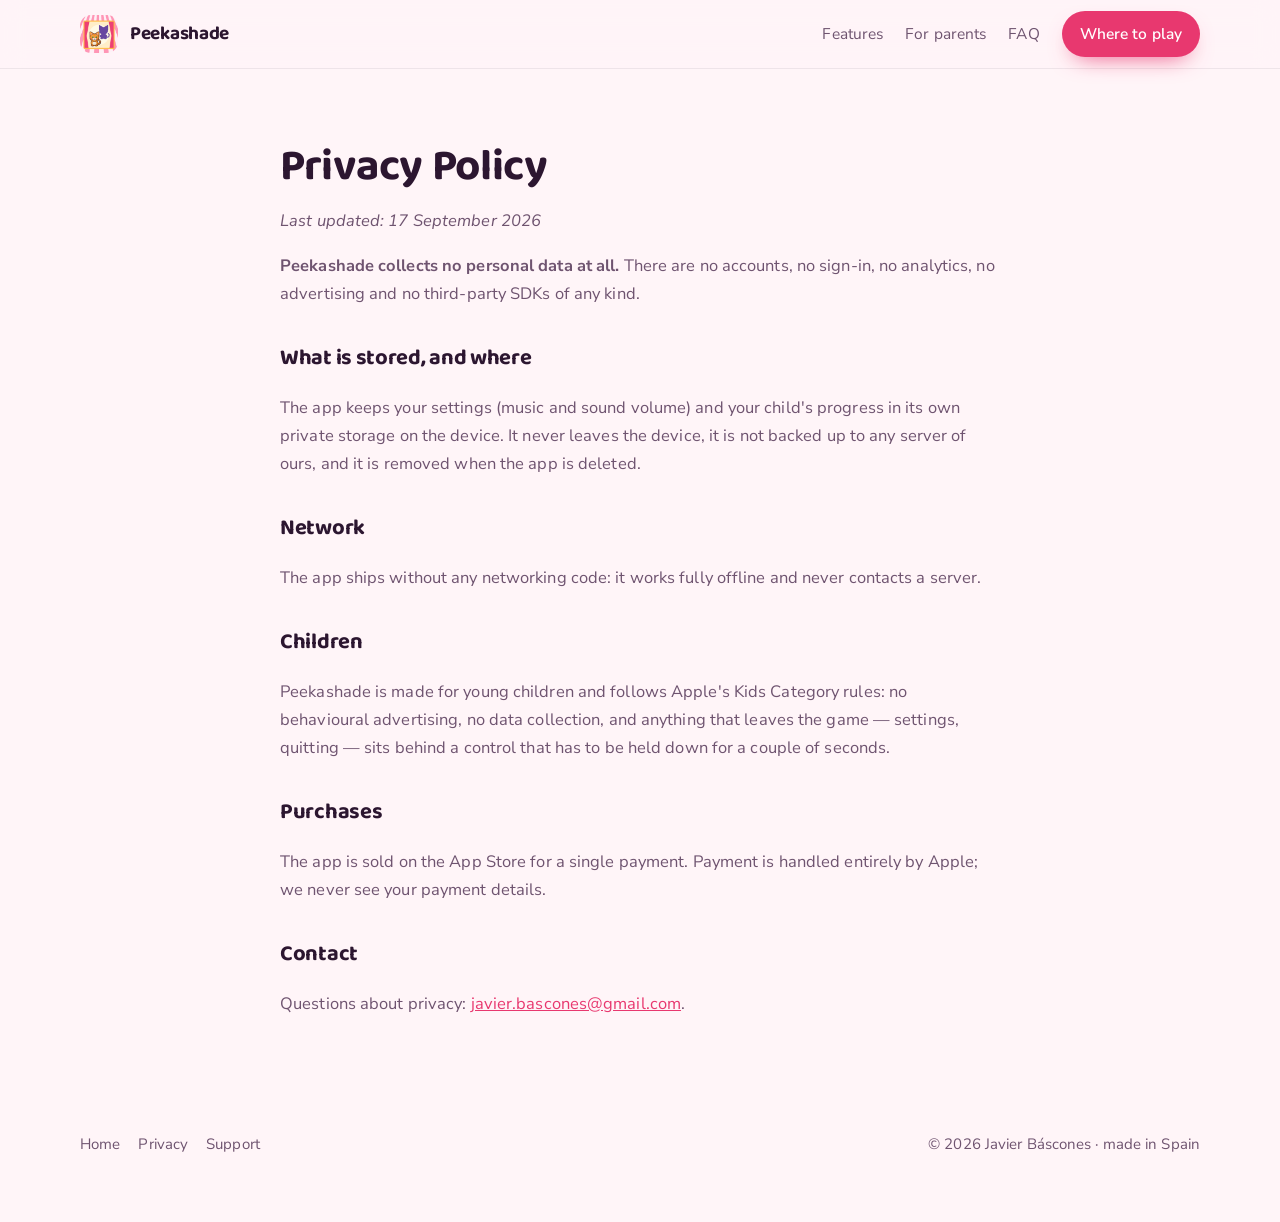
<file: privacy.html>
<!doctype html>
<html lang="en">
<head>
<meta charset="utf-8">
<meta name="viewport" content="width=device-width, initial-scale=1">
<title>Privacy — Peekashade</title>
<meta name="description" content="Peekashade is a shadow-matching game for toddlers: twelve shows, 88 characters, no timers and no losing. $2.99, no ads, no in-app purchases.">
<meta name="theme-color" content="#e8386f">
<meta property="og:title" content="Privacy — Peekashade">
<meta property="og:description" content="Peekashade is a shadow-matching game for toddlers: twelve shows, 88 characters, no timers and no losing. $2.99, no ads, no in-app purchases.">
<meta property="og:image" content="img/1.png">
<meta property="og:type" content="website">
<meta name="twitter:card" content="summary_large_image">
<link rel="icon" href="img/icon.png">
<link rel="preconnect" href="https://fonts.googleapis.com">
<link rel="preconnect" href="https://fonts.gstatic.com" crossorigin>
<link rel="stylesheet" href="https://fonts.googleapis.com/css2?family=Baloo+2:wght@600;700&family=Nunito+Sans:wght@400;600;700&display=swap">
<link rel="stylesheet" href="style.css">
</head>
<body>
<header class="nav">
  <div class="wrap">
    <a class="logo" href="index.html"><img src="img/icon.png" alt=""> Peekashade</a>
    <nav>
      <a href="index.html#features">Features</a>
      <a href="index.html#parents">For parents</a>
      <a href="index.html#faq">FAQ</a>
      <a class="cta" href="index.html#get">Where to play</a>
    </nav>
  </div>
</header>
<section><div class="wrap doc">
  <h1>Privacy Policy</h1>
  <p><em>Last updated: 17 September 2026</em></p>
  <p><strong>Peekashade collects no personal data at all.</strong> There are no accounts, no sign-in,
  no analytics, no advertising and no third-party SDKs of any kind.</p>
  <h2>What is stored, and where</h2>
  <p>The app keeps your settings (music and sound volume) and your child's progress in its own private
  storage on the device. It never leaves the device, it is not backed up to any server of ours, and it is
  removed when the app is deleted.</p>
  <h2>Network</h2>
  <p>The app ships without any networking code: it works fully offline and never contacts a server.</p>
  <h2>Children</h2>
  <p>Peekashade is made for young children and follows Apple's Kids Category rules: no behavioural
  advertising, no data collection, and anything that leaves the game — settings, quitting — sits behind a
  control that has to be held down for a couple of seconds.</p>
  <h2>Purchases</h2>
  <p>The app is sold on the App Store for a single payment. Payment is handled entirely by Apple; we never
  see your payment details.</p>
  <h2>Contact</h2>
  <p>Questions about privacy: <a href="mailto:javier.bascones@gmail.com">javier.bascones@gmail.com</a>.</p>
</div></section>
<footer>
  <div class="wrap">
    <div><a href="index.html">Home</a><a href="privacy.html">Privacy</a><a href="support.html">Support</a></div>
    <div>© 2026 Javier Báscones · made in Spain</div>
  </div>
</footer>
</body>
</html>
</file>
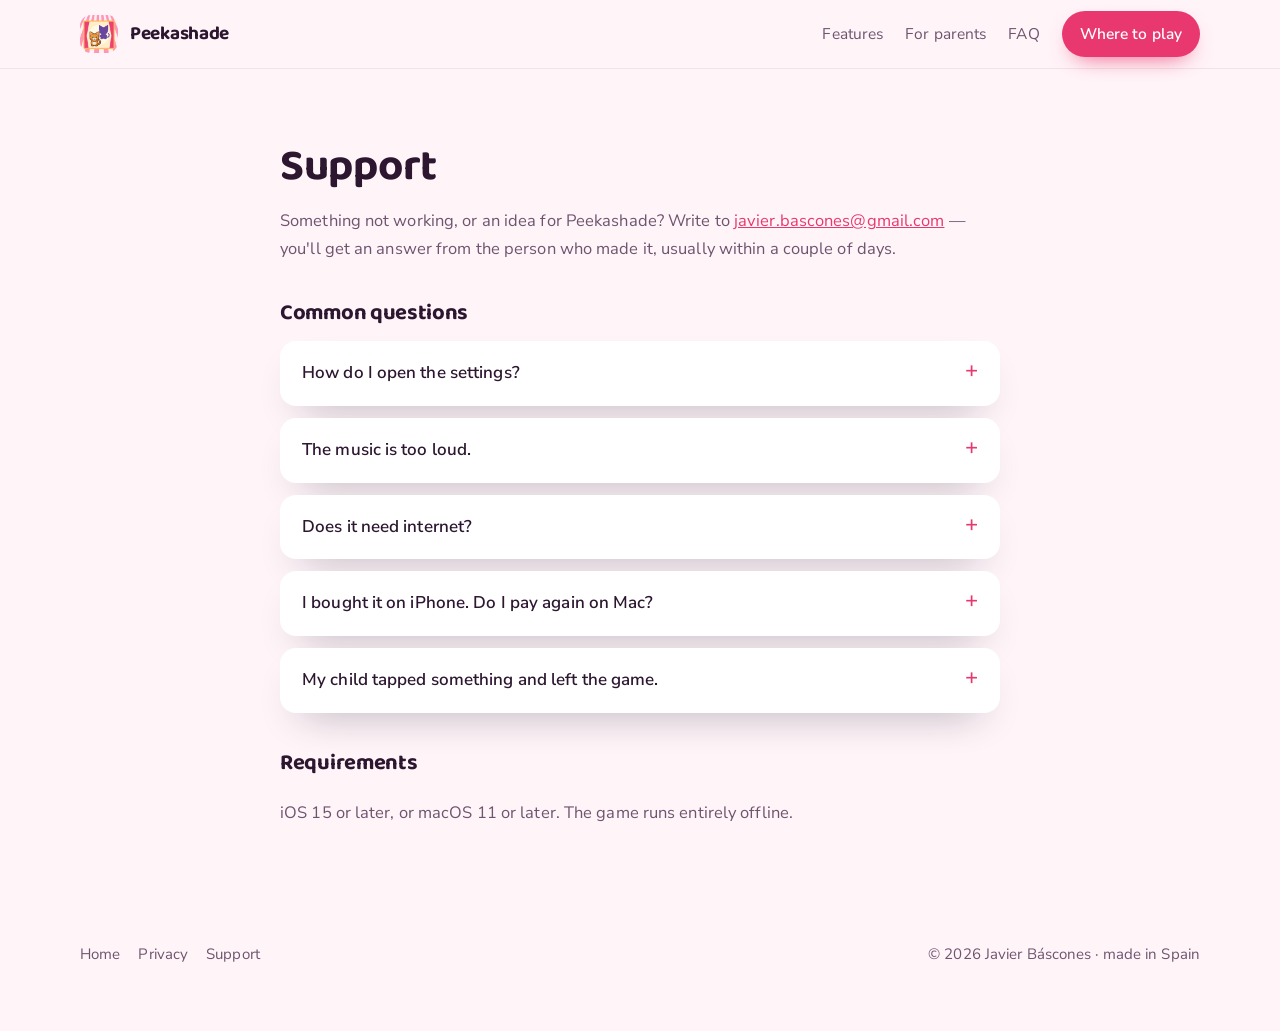
<file: support.html>
<!doctype html>
<html lang="en">
<head>
<meta charset="utf-8">
<meta name="viewport" content="width=device-width, initial-scale=1">
<title>Support — Peekashade</title>
<meta name="description" content="Peekashade is a shadow-matching game for toddlers: twelve shows, 88 characters, no timers and no losing. $2.99, no ads, no in-app purchases.">
<meta name="theme-color" content="#e8386f">
<meta property="og:title" content="Support — Peekashade">
<meta property="og:description" content="Peekashade is a shadow-matching game for toddlers: twelve shows, 88 characters, no timers and no losing. $2.99, no ads, no in-app purchases.">
<meta property="og:image" content="img/1.png">
<meta property="og:type" content="website">
<meta name="twitter:card" content="summary_large_image">
<link rel="icon" href="img/icon.png">
<link rel="preconnect" href="https://fonts.googleapis.com">
<link rel="preconnect" href="https://fonts.gstatic.com" crossorigin>
<link rel="stylesheet" href="https://fonts.googleapis.com/css2?family=Baloo+2:wght@600;700&family=Nunito+Sans:wght@400;600;700&display=swap">
<link rel="stylesheet" href="style.css">
</head>
<body>
<header class="nav">
  <div class="wrap">
    <a class="logo" href="index.html"><img src="img/icon.png" alt=""> Peekashade</a>
    <nav>
      <a href="index.html#features">Features</a>
      <a href="index.html#parents">For parents</a>
      <a href="index.html#faq">FAQ</a>
      <a class="cta" href="index.html#get">Where to play</a>
    </nav>
  </div>
</header>
<section><div class="wrap doc">
  <h1>Support</h1>
  <p>Something not working, or an idea for Peekashade? Write to
  <a href="mailto:javier.bascones@gmail.com">javier.bascones@gmail.com</a> — you'll get an answer from the
  person who made it, usually within a couple of days.</p>
  <h2>Common questions</h2>
  <details><summary>How do I open the settings?</summary><p>On the title screen, hold the gear button for two seconds. Inside the game, hold the house button for one second to go back.</p></details>
  <details><summary>The music is too loud.</summary><p>Music and sound effects have separate sliders in the grown-ups panel, and the music already sits low under the effects.</p></details>
  <details><summary>Does it need internet?</summary><p>No. The game has no networking code at all.</p></details>
  <details><summary>I bought it on iPhone. Do I pay again on Mac?</summary><p>No. It is a universal purchase: buy once and it works on iPhone, iPad and Mac with the same Apple Account.</p></details>
  <details><summary>My child tapped something and left the game.</summary><p>That should not happen: everything that leaves the game is behind a button you have to hold down. If you find a way out, please tell me.</p></details>
  <h2>Requirements</h2>
  <p>iOS 15 or later, or macOS 11 or later. The game runs entirely offline.</p>
</div></section>
<footer>
  <div class="wrap">
    <div><a href="index.html">Home</a><a href="privacy.html">Privacy</a><a href="support.html">Support</a></div>
    <div>© 2026 Javier Báscones · made in Spain</div>
  </div>
</footer>
</body>
</html>
</file>
<file: style.css>
/* Peekashade — hoja de estilo generada por tools/make_website.py */
:root {
  --accent: #e8386f;
  --accent2: #ffc24a;
  --ink: #2c1630;
  --ink-soft: #6f5470;
  --bg: #fff5f8;
  --panel: #ffffff;
  --radius: 22px;
  --shadow: 0 18px 40px -22px rgba(17, 12, 40, .45);
}
* { box-sizing: border-box; }
html { scroll-behavior: smooth; -webkit-text-size-adjust: 100%; }
body {
  margin: 0; background: var(--bg); color: var(--ink);
  font-family: 'Nunito Sans', ui-sans-serif, -apple-system, BlinkMacSystemFont, "Segoe UI", sans-serif;
  font-size: 17px; line-height: 1.7; letter-spacing: .1px;
}
h1, h2, h3, .logo, .badge, .stat b { font-family: 'Baloo 2', 'Nunito Sans', sans-serif; letter-spacing: -.3px; }
img, svg, video { max-width: 100%; display: block; }
a { color: var(--accent); }
.wrap { width: min(1120px, 100% - 44px); margin-inline: auto; }

/* barra superior */
.nav { position: sticky; top: 0; z-index: 20; backdrop-filter: blur(12px);
  background: color-mix(in srgb, var(--bg) 82%, transparent); border-bottom: 1px solid rgba(20, 16, 40, .07); }
.nav .wrap { display: flex; align-items: center; gap: 18px; height: 68px; }
.logo { display: flex; align-items: center; gap: 12px; font-weight: 700; font-size: 19px; text-decoration: none; color: var(--ink); }
.logo img { width: 38px; height: 38px; border-radius: 11px; box-shadow: var(--shadow); }
.nav nav { margin-left: auto; display: flex; gap: 22px; align-items: center; }
.nav nav a { color: var(--ink-soft); text-decoration: none; font-size: 15.5px; }
.nav nav a:hover { color: var(--accent); }
.cta { background: var(--accent); color: #fff !important; padding: 10px 18px; border-radius: 999px;
  font-weight: 600; box-shadow: 0 10px 24px -12px var(--accent); }
@media (max-width: 760px) { .nav nav a:not(.cta) { display: none; } }

/* hero */
.hero { position: relative; overflow: hidden; padding: 64px 0 28px; }
.blobs { position: absolute; inset: -10% -5% auto -5%; height: 620px; z-index: 0; filter: blur(2px); }
.hero .wrap { position: relative; z-index: 1; display: grid; grid-template-columns: 1.05fr .95fr; gap: 40px; align-items: center; }
.eyebrow { display: inline-flex; align-items: center; gap: 8px; background: var(--panel); border-radius: 999px;
  padding: 7px 15px; font-size: 14px; font-weight: 600; color: var(--accent); box-shadow: var(--shadow); }
h1 { font-size: clamp(38px, 5.4vw, 62px); line-height: 1.04; margin: 18px 0 14px; }
.lede { font-size: 20px; color: var(--ink-soft); margin: 0 0 26px; max-width: 34ch; }
.hero-actions { display: flex; flex-wrap: wrap; gap: 14px; align-items: center; }
.btn { display: inline-flex; align-items: center; gap: 10px; text-decoration: none; font-weight: 600;
  padding: 14px 24px; border-radius: 14px; font-size: 16.5px; }
.btn-main { background: var(--ink); color: #fff; box-shadow: var(--shadow); }
.btn-ghost { background: var(--panel); color: var(--ink); box-shadow: var(--shadow); }
.btn svg { width: 20px; height: 20px; }
.meta { margin-top: 16px; font-size: 14.5px; color: var(--ink-soft); }
.phone { position: relative; margin-inline: auto; width: min(430px, 100%); aspect-ratio: 19.5 / 9;
  background: #10131c; border-radius: 34px; padding: 9px; box-shadow: 0 34px 60px -26px rgba(16, 12, 36, .6); rotate: -1.4deg; }
.phone img { width: 100%; height: 100%; object-fit: cover; border-radius: 26px; }
.phone::after { content: ""; position: absolute; left: 50%; translate: -50% 0; top: 13px; width: 78px; height: 6px;
  background: #2a2f3d; border-radius: 99px; }
@media (max-width: 900px) { .hero .wrap { grid-template-columns: 1fr; } .lede { max-width: none; } }

/* franjas y secciones */
section { padding: 58px 0; }
.section-head { max-width: 62ch; margin-bottom: 28px; }
.section-head h2 { font-size: clamp(27px, 3.4vw, 38px); margin: 0 0 10px; }
.section-head p { color: var(--ink-soft); margin: 0; font-size: 18px; }
.band { background: var(--panel); border-block: 1px solid rgba(20, 16, 40, .06); }

/* carrusel de capturas */
.rail { display: flex; gap: 18px; overflow-x: auto; scroll-snap-type: x mandatory; padding: 6px 2px 20px;
  scrollbar-width: thin; }
.rail img { flex: 0 0 auto; width: min(560px, 82vw); border-radius: var(--radius); scroll-snap-align: center;
  box-shadow: var(--shadow); border: 1px solid rgba(20, 16, 40, .06); }

/* tarjetas */
.grid { display: grid; gap: 18px; grid-template-columns: repeat(auto-fit, minmax(250px, 1fr)); }
.card { background: var(--panel); border-radius: var(--radius); padding: 24px; box-shadow: var(--shadow);
  border: 1px solid rgba(20, 16, 40, .05); }
.card h3 { margin: 0 0 8px; font-size: 20px; }
.card p { margin: 0; color: var(--ink-soft); font-size: 16px; }
.card .dot { width: 42px; height: 42px; border-radius: 13px; display: grid; place-items: center; margin-bottom: 14px;
  background: color-mix(in srgb, var(--accent) 16%, #fff); }
.card .dot svg { width: 22px; height: 22px; }

/* vídeo */
.video { border-radius: var(--radius); overflow: hidden; box-shadow: var(--shadow); background: #0d1017; }

/* confianza */
.trust { display: grid; gap: 16px; grid-template-columns: repeat(auto-fit, minmax(190px, 1fr)); }
.trust div { display: flex; gap: 12px; align-items: flex-start; background: var(--panel); border-radius: 16px;
  padding: 16px 18px; box-shadow: var(--shadow); }
.trust svg { width: 22px; height: 22px; flex: 0 0 auto; margin-top: 3px; }
.trust b { display: block; font-size: 16px; }
.trust span { color: var(--ink-soft); font-size: 14.5px; }

/* plataformas */
.plats { display: grid; gap: 14px; grid-template-columns: repeat(auto-fit, minmax(180px, 1fr)); }
.plat { background: var(--panel); border-radius: 18px; padding: 20px; box-shadow: var(--shadow); text-align: center; }
.plat svg { width: 26px; height: 26px; margin: 0 auto 10px; }
.plat b { display: block; font-size: 17px; }
.plat span { color: var(--ink-soft); font-size: 14px; }
.plat a { display: inline-block; margin-top: 12px; background: var(--accent); color: #fff; text-decoration: none;
  padding: 9px 18px; border-radius: 999px; font-size: 14.5px; font-weight: 600; }
.plat em { display: inline-block; margin-top: 12px; font-size: 13.5px; color: var(--ink-soft); font-style: normal;
  border: 1px dashed rgba(20, 16, 40, .18); border-radius: 999px; padding: 8px 16px; }

/* preguntas */
details { background: var(--panel); border-radius: 16px; padding: 18px 22px; box-shadow: var(--shadow); margin-bottom: 12px; }
summary { cursor: pointer; font-weight: 600; font-size: 17px; list-style: none; }
summary::-webkit-details-marker { display: none; }
summary::after { content: "+"; float: right; color: var(--accent); font-size: 22px; line-height: 1; }
details[open] summary::after { content: "–"; }
details p { margin: 12px 0 0; color: var(--ink-soft); font-size: 16px; }

/* cierre */
.closer { text-align: center; background:
  linear-gradient(135deg, color-mix(in srgb, var(--accent) 16%, var(--bg)), color-mix(in srgb, var(--accent2) 18%, var(--bg)));
  border-radius: 28px; padding: 52px 28px; box-shadow: var(--shadow); }
.closer h2 { margin: 0 0 10px; font-size: clamp(26px, 3.2vw, 36px); }
.closer p { color: var(--ink-soft); margin: 0 0 22px; }

footer { padding: 40px 0 64px; color: var(--ink-soft); font-size: 15px; }
footer .wrap { display: flex; flex-wrap: wrap; gap: 14px; justify-content: space-between; align-items: center; }
footer a { color: var(--ink-soft); text-decoration: none; margin-right: 18px; }
footer a:hover { color: var(--accent); }

/* páginas de texto */
.doc { max-width: 72ch; }
.doc h1 { font-size: clamp(32px, 4vw, 44px); margin-bottom: 6px; }
.doc h2 { font-size: 22px; margin: 32px 0 8px; }
.doc p, .doc li { color: var(--ink-soft); font-size: 16.5px; }
</file>
